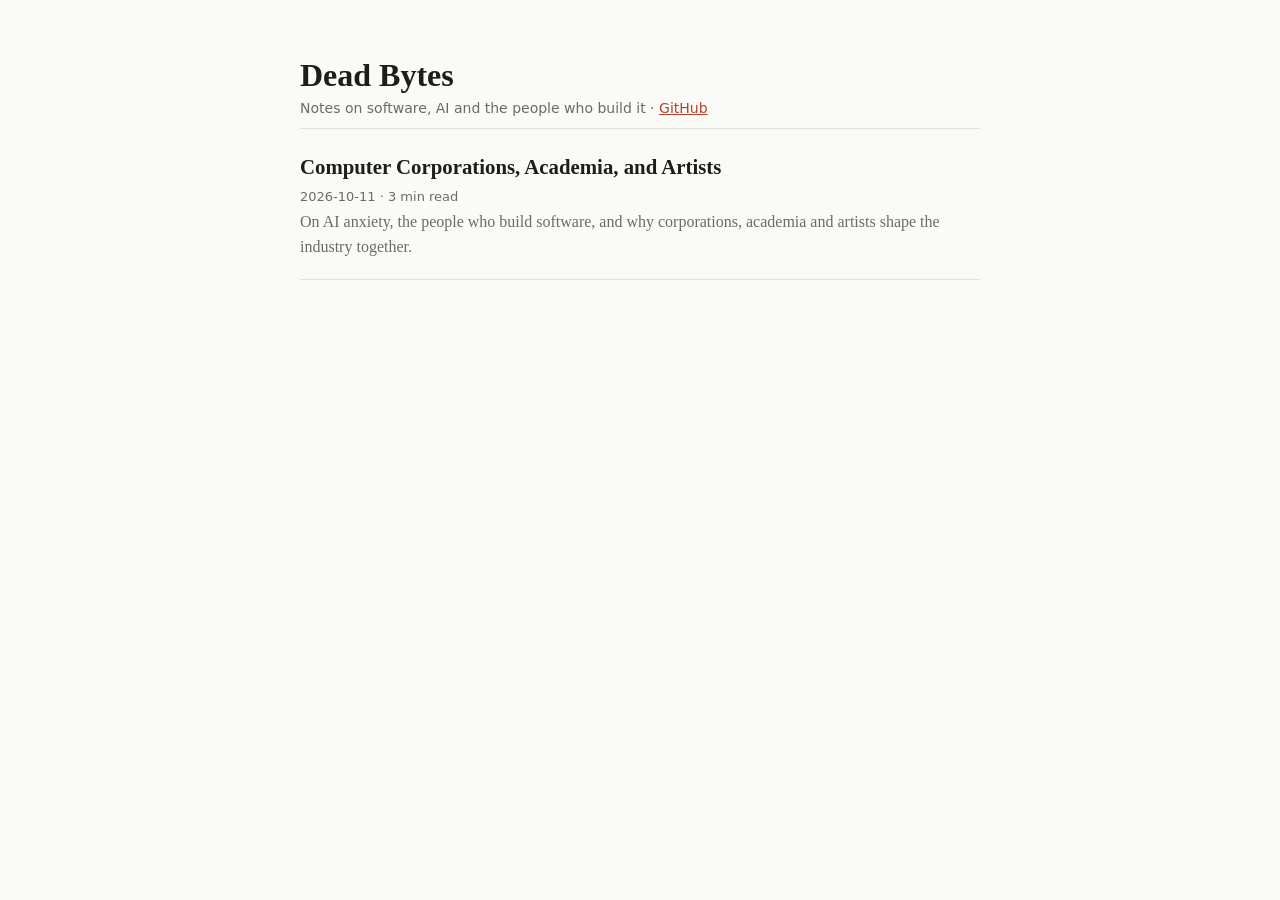
<file: index.html>
<!doctype html>
<html lang="en">
<head>
  <meta charset="utf-8">
  <meta name="viewport" content="width=device-width, initial-scale=1">
  <title>Dead Bytes — Blog</title>
  <meta name="description" content="Notes on software, AI and the people who build it.">
  <link rel="stylesheet" href="assets/style.css">
</head>
<body>
<main class="list">
<h1>Dead Bytes</h1>
<div class="by">Notes on software, AI and the people who build it · <a href="https://github.com/Dead-Bytes">GitHub</a></div>
<a class="card" href="computer-corporations-academia-and-artists/">
<h2>Computer Corporations, Academia, and Artists</h2>
<div class="meta">2026-10-11 · 3 min read</div>
<p>On AI anxiety, the people who build software, and why corporations, academia and artists shape the industry together.</p>
</a>
</main>
</body>
</html>
</file>
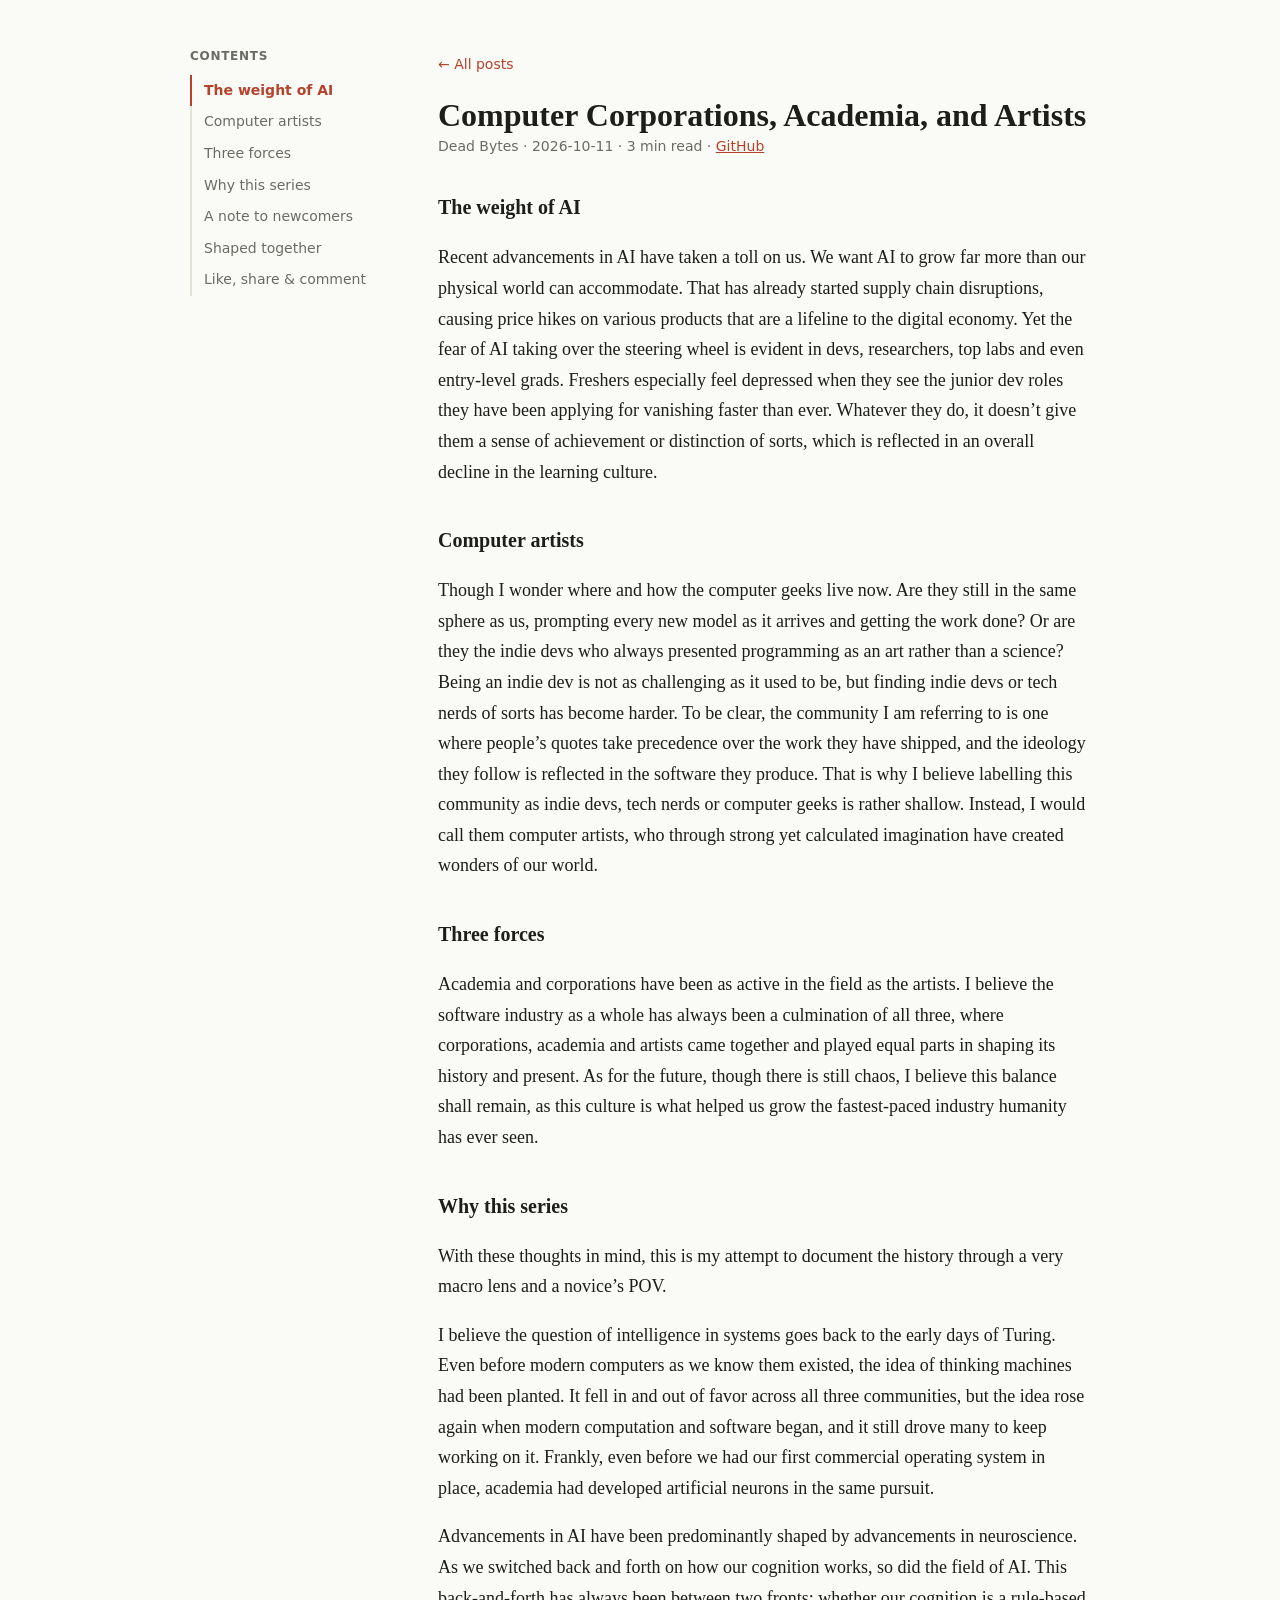
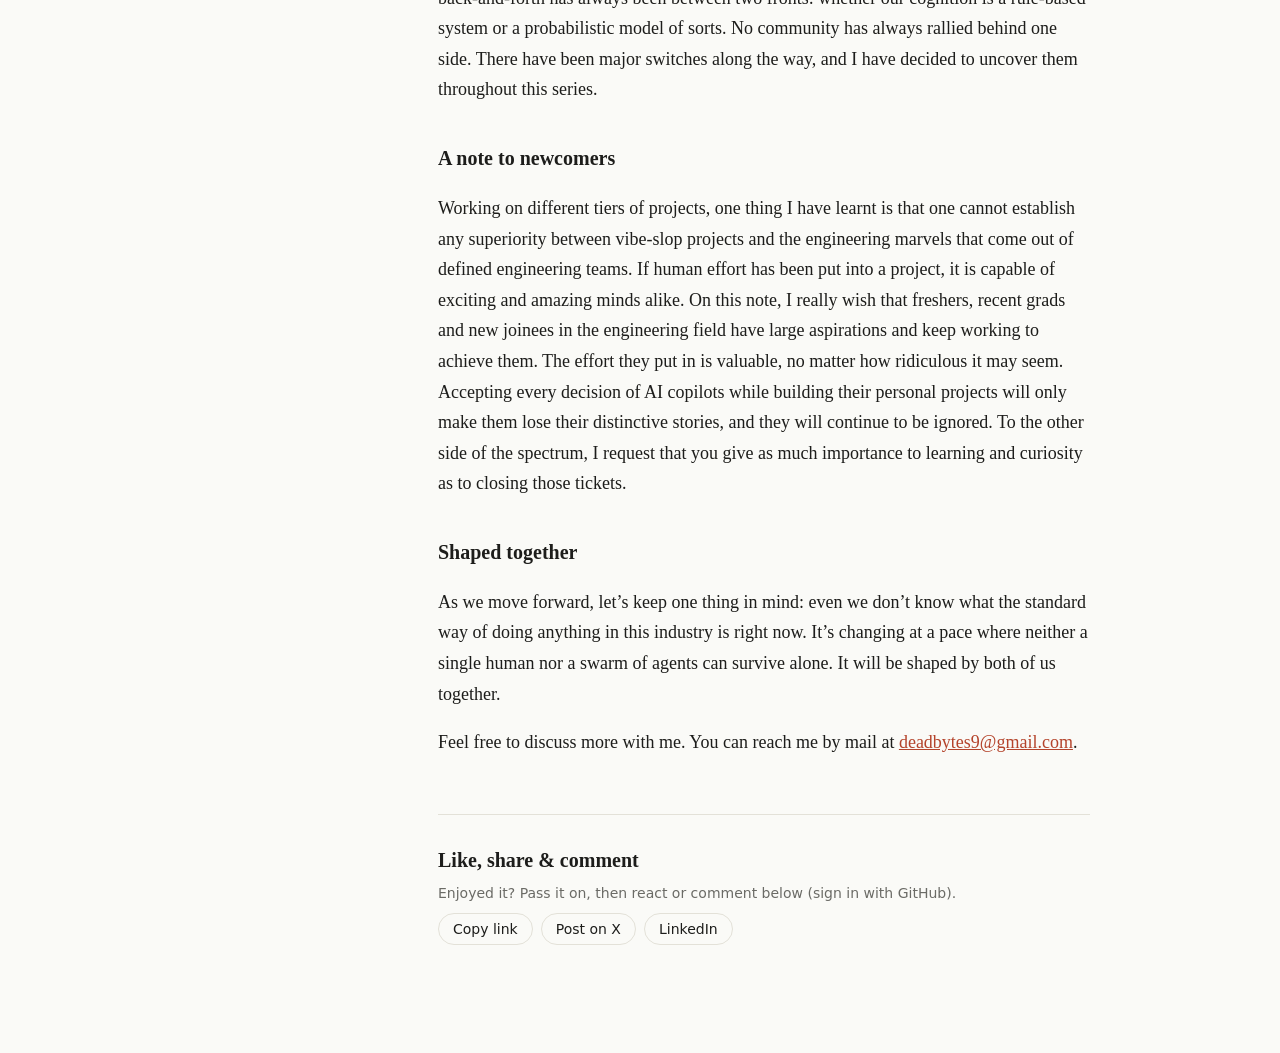
<file: computer-corporations-academia-and-artists/index.html>
<!doctype html>
<html lang="en">
<head>
  <meta charset="utf-8">
  <meta name="viewport" content="width=device-width, initial-scale=1">
  <title>Computer Corporations, Academia, and Artists</title>
  <meta name="description" content="On AI anxiety, the people who build software, and why corporations, academia and artists shape the industry together.">
  <link rel="stylesheet" href="../assets/style.css">
</head>
<body>
<div class="wrap">
<aside class="side"><nav aria-label="Contents"><strong>Contents</strong><ol>
<li><a href="#the-weight-of-ai">The weight of AI</a></li>
<li><a href="#computer-artists">Computer artists</a></li>
<li><a href="#three-forces">Three forces</a></li>
<li><a href="#why-this-series">Why this series</a></li>
<li><a href="#a-note-to-newcomers">A note to newcomers</a></li>
<li><a href="#shaped-together">Shaped together</a></li>
<li><a href="#discussion">Like, share &amp; comment</a></li>
</ol></nav></aside>
<main>
<a class="back" href="../">← All posts</a>
<h1>Computer Corporations, Academia, and Artists</h1>
<div class="by">Dead Bytes · 2026-10-11 · 3 min read · <a href="https://github.com/Dead-Bytes">GitHub</a></div>
<details><summary>Contents</summary><nav aria-label="Contents"><ol>
<li><a href="#the-weight-of-ai">The weight of AI</a></li>
<li><a href="#computer-artists">Computer artists</a></li>
<li><a href="#three-forces">Three forces</a></li>
<li><a href="#why-this-series">Why this series</a></li>
<li><a href="#a-note-to-newcomers">A note to newcomers</a></li>
<li><a href="#shaped-together">Shaped together</a></li>
<li><a href="#discussion">Like, share &amp; comment</a></li>
</ol></nav></details>
<section id="the-weight-of-ai">
<h2>The weight of AI</h2>
<p>Recent advancements in AI have taken a toll on us. We want AI to grow far more than our physical world can accommodate. That has already started supply chain disruptions, causing price hikes on various products that are a lifeline to the digital economy. Yet the fear of AI taking over the steering wheel is evident in devs, researchers, top labs and even entry-level grads. Freshers especially feel depressed when they see the junior dev roles they have been applying for vanishing faster than ever. Whatever they do, it doesn’t give them a sense of achievement or distinction of sorts, which is reflected in an overall decline in the learning culture.</p>
</section>
<section id="computer-artists">
<h2>Computer artists</h2>
<p>Though I wonder where and how the computer geeks live now. Are they still in the same sphere as us, prompting every new model as it arrives and getting the work done? Or are they the indie devs who always presented programming as an art rather than a science? Being an indie dev is not as challenging as it used to be, but finding indie devs or tech nerds of sorts has become harder. To be clear, the community I am referring to is one where people’s quotes take precedence over the work they have shipped, and the ideology they follow is reflected in the software they produce. That is why I believe labelling this community as indie devs, tech nerds or computer geeks is rather shallow. Instead, I would call them computer artists, who through strong yet calculated imagination have created wonders of our world.</p>
</section>
<section id="three-forces">
<h2>Three forces</h2>
<p>Academia and corporations have been as active in the field as the artists. I believe the software industry as a whole has always been a culmination of all three, where corporations, academia and artists came together and played equal parts in shaping its history and present. As for the future, though there is still chaos, I believe this balance shall remain, as this culture is what helped us grow the fastest-paced industry humanity has ever seen.</p>
</section>
<section id="why-this-series">
<h2>Why this series</h2>
<p>With these thoughts in mind, this is my attempt to document the history through a very macro lens and a novice’s POV.</p>
<p>I believe the question of intelligence in systems goes back to the early days of Turing. Even before modern computers as we know them existed, the idea of thinking machines had been planted. It fell in and out of favor across all three communities, but the idea rose again when modern computation and software began, and it still drove many to keep working on it. Frankly, even before we had our first commercial operating system in place, academia had developed artificial neurons in the same pursuit.</p>
<p>Advancements in AI have been predominantly shaped by advancements in neuroscience. As we switched back and forth on how our cognition works, so did the field of AI. This back-and-forth has always been between two fronts: whether our cognition is a rule-based system or a probabilistic model of sorts. No community has always rallied behind one side. There have been major switches along the way, and I have decided to uncover them throughout this series.</p>
</section>
<section id="a-note-to-newcomers">
<h2>A note to newcomers</h2>
<p>Working on different tiers of projects, one thing I have learnt is that one cannot establish any superiority between vibe-slop projects and the engineering marvels that come out of defined engineering teams. If human effort has been put into a project, it is capable of exciting and amazing minds alike. On this note, I really wish that freshers, recent grads and new joinees in the engineering field have large aspirations and keep working to achieve them. The effort they put in is valuable, no matter how ridiculous it may seem. Accepting every decision of AI copilots while building their personal projects will only make them lose their distinctive stories, and they will continue to be ignored. To the other side of the spectrum, I request that you give as much importance to learning and curiosity as to closing those tickets.</p>
</section>
<section id="shaped-together">
<h2>Shaped together</h2>
<p>As we move forward, let’s keep one thing in mind: even we don’t know what the standard way of doing anything in this industry is right now. It’s changing at a pace where neither a single human nor a swarm of agents can survive alone. It will be shaped by both of us together.</p>
<p>Feel free to discuss more with me. You can reach me by mail at <a href="mailto:deadbytes9@gmail.com">deadbytes9@gmail.com</a>.</p>
</section>
<section id="discussion" class="engage">
<h2>Like, share &amp; comment</h2>
<p class="hint">Enjoyed it? Pass it on, then react or comment below (sign in with GitHub).</p>
<div class="share">
<button id="native-share" hidden>Share…</button>
<button id="copy-link">Copy link</button>
<a id="share-x" target="_blank" rel="noopener">Post on X</a>
<a id="share-li" target="_blank" rel="noopener">LinkedIn</a>
</div>
<div id="comments" data-term="blog-post-1"></div>
</section>
</main>
</div>
<script src="../assets/post.js"></script>
</body>
</html>
</file>
<file: assets/style.css>
:root { --bg:#fafaf7; --fg:#1d1d1b; --muted:#6b6b66; --accent:#b4432b; --line:#e3e1d8; }
@media (prefers-color-scheme: dark) { :root { --bg:#141413; --fg:#e8e6df; --muted:#9a978d; --accent:#e07a5f; --line:#2c2b28; } }
html { scroll-behavior:smooth; }
body { margin:0; background:var(--bg); color:var(--fg); font:18px/1.7 Georgia, serif; }
.wrap { max-width:900px; margin:0 auto; padding:48px 16px 80px; display:grid; grid-template-columns:200px minmax(0,1fr); gap:48px; }
h1 { font-size:2rem; line-height:1.2; margin:0 0 4px; }
h2 { font-size:1.25rem; margin:0 0 8px; }
.by { color:var(--muted); font:14px system-ui, sans-serif; margin-bottom:12px; }
a { color:var(--accent); }
section { scroll-margin-top:24px; margin-top:36px; }
nav { font:14px/1.4 system-ui, sans-serif; }
nav strong { display:block; color:var(--muted); text-transform:uppercase; letter-spacing:.06em; font-size:12px; margin-bottom:10px; }
nav ol { list-style:none; margin:0; padding:0; border-left:2px solid var(--line); }
nav li a { display:block; padding:6px 12px; margin-left:-2px; border-left:2px solid transparent; color:var(--muted); text-decoration:none; }
nav li a:hover { color:var(--fg); }
nav li a.active { color:var(--accent); border-left-color:var(--accent); font-weight:600; }
.side { position:sticky; top:48px; align-self:start; }
.engage { margin-top:56px; padding-top:28px; border-top:1px solid var(--line); }
.share { display:flex; flex-wrap:wrap; gap:8px; margin:12px 0 28px; font:14px system-ui, sans-serif; }
.share a, .share button { background:none; color:var(--fg); border:1px solid var(--line); border-radius:999px; padding:7px 14px; cursor:pointer; text-decoration:none; font:inherit; }
.share a:hover, .share button:hover { border-color:var(--accent); color:var(--accent); }
.engage .hint { color:var(--muted); font:14px system-ui, sans-serif; margin:0 0 8px; }
details { display:none; }
@media (max-width:760px) {
  .wrap { display:block; padding-top:32px; }
  .side { display:none; }
  details { display:block; margin:16px 0 0; border:1px solid var(--line); border-radius:8px; padding:10px 14px; }
  summary { font:600 14px system-ui, sans-serif; cursor:pointer; }
  details nav { margin-top:8px; }
}
.back { font:14px system-ui, sans-serif; display:inline-block; margin-bottom:24px; text-decoration:none; }
.list { max-width:680px; margin:0 auto; padding:56px 16px 80px; }
.list h1 { margin-bottom:6px; }
.card { display:block; text-decoration:none; color:inherit; padding:20px 0; border-top:1px solid var(--line); }
.card:last-child { border-bottom:1px solid var(--line); }
.card h2 { margin:0 0 4px; font-size:1.3rem; }
.card:hover h2 { color:var(--accent); }
.card .meta { color:var(--muted); font:13px system-ui, sans-serif; margin-bottom:6px; }
.card p { margin:0; color:var(--muted); font-size:16px; line-height:1.55; }
</file>
